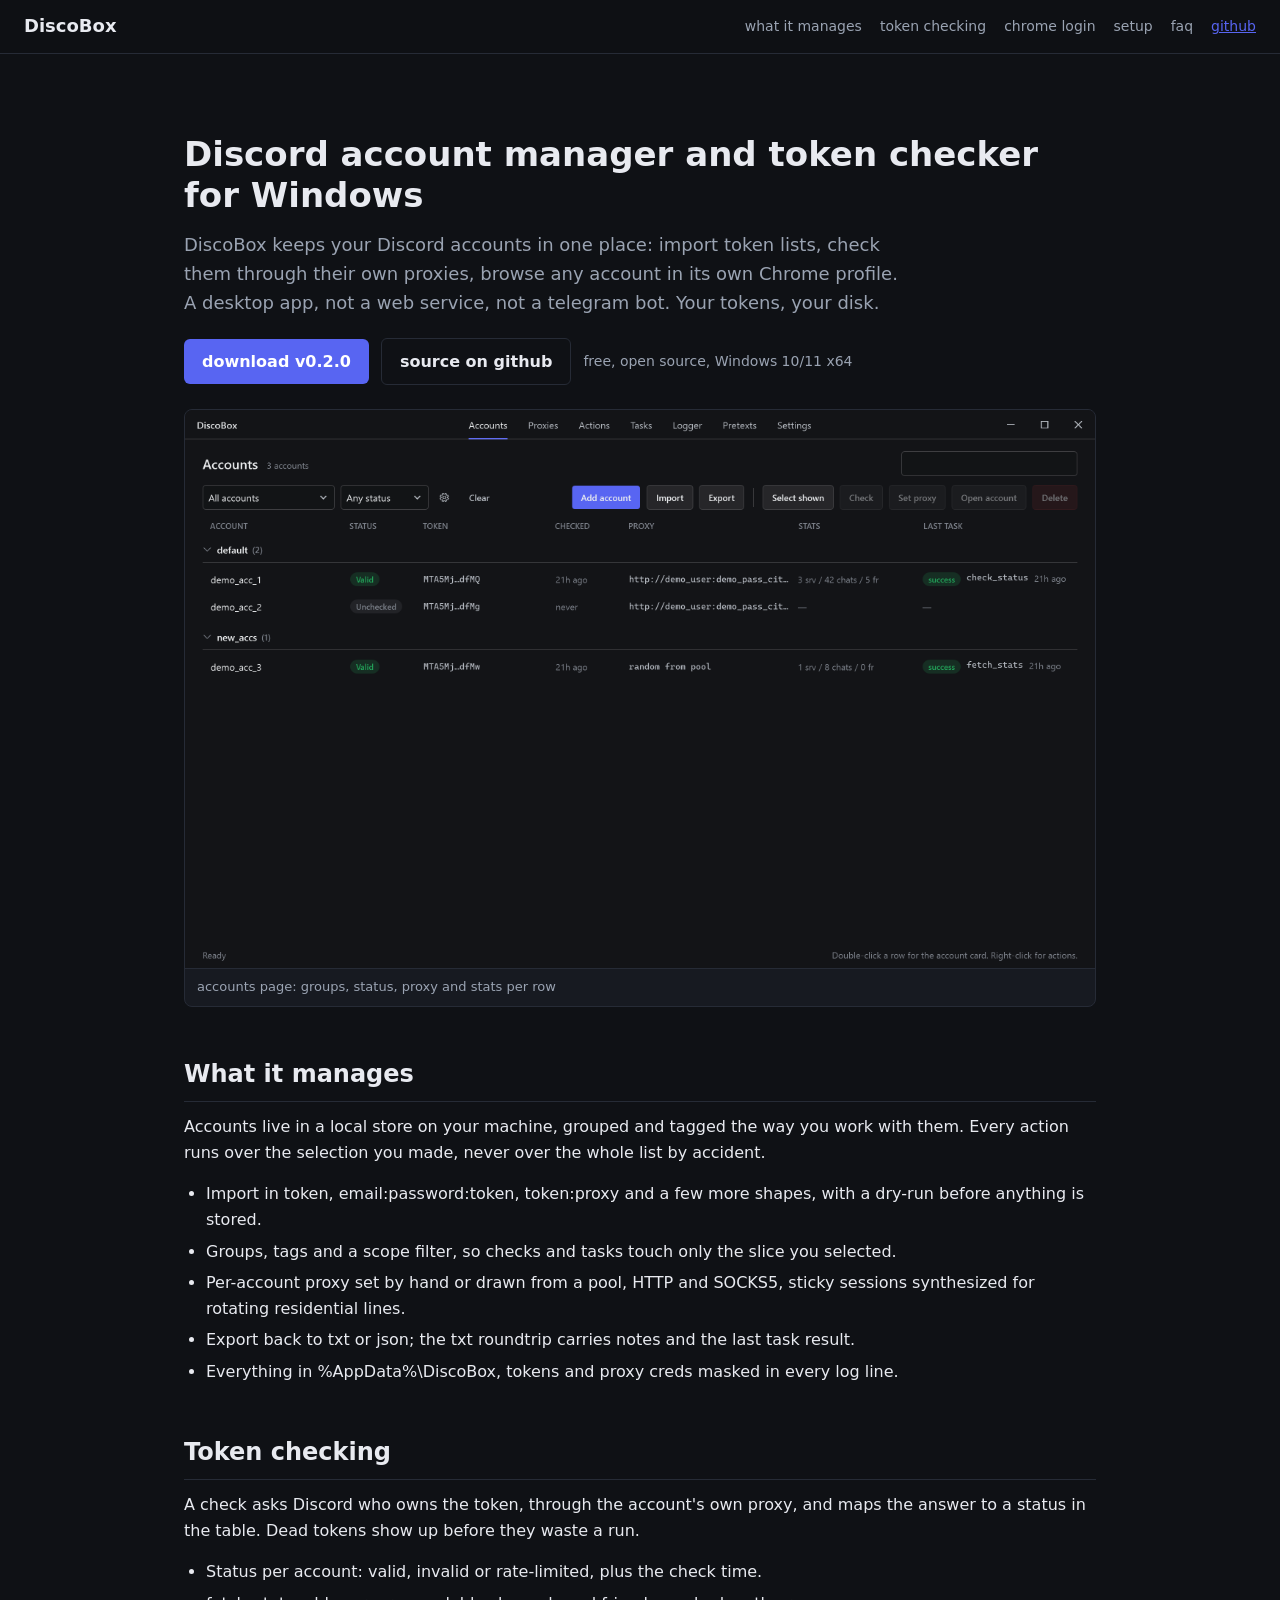
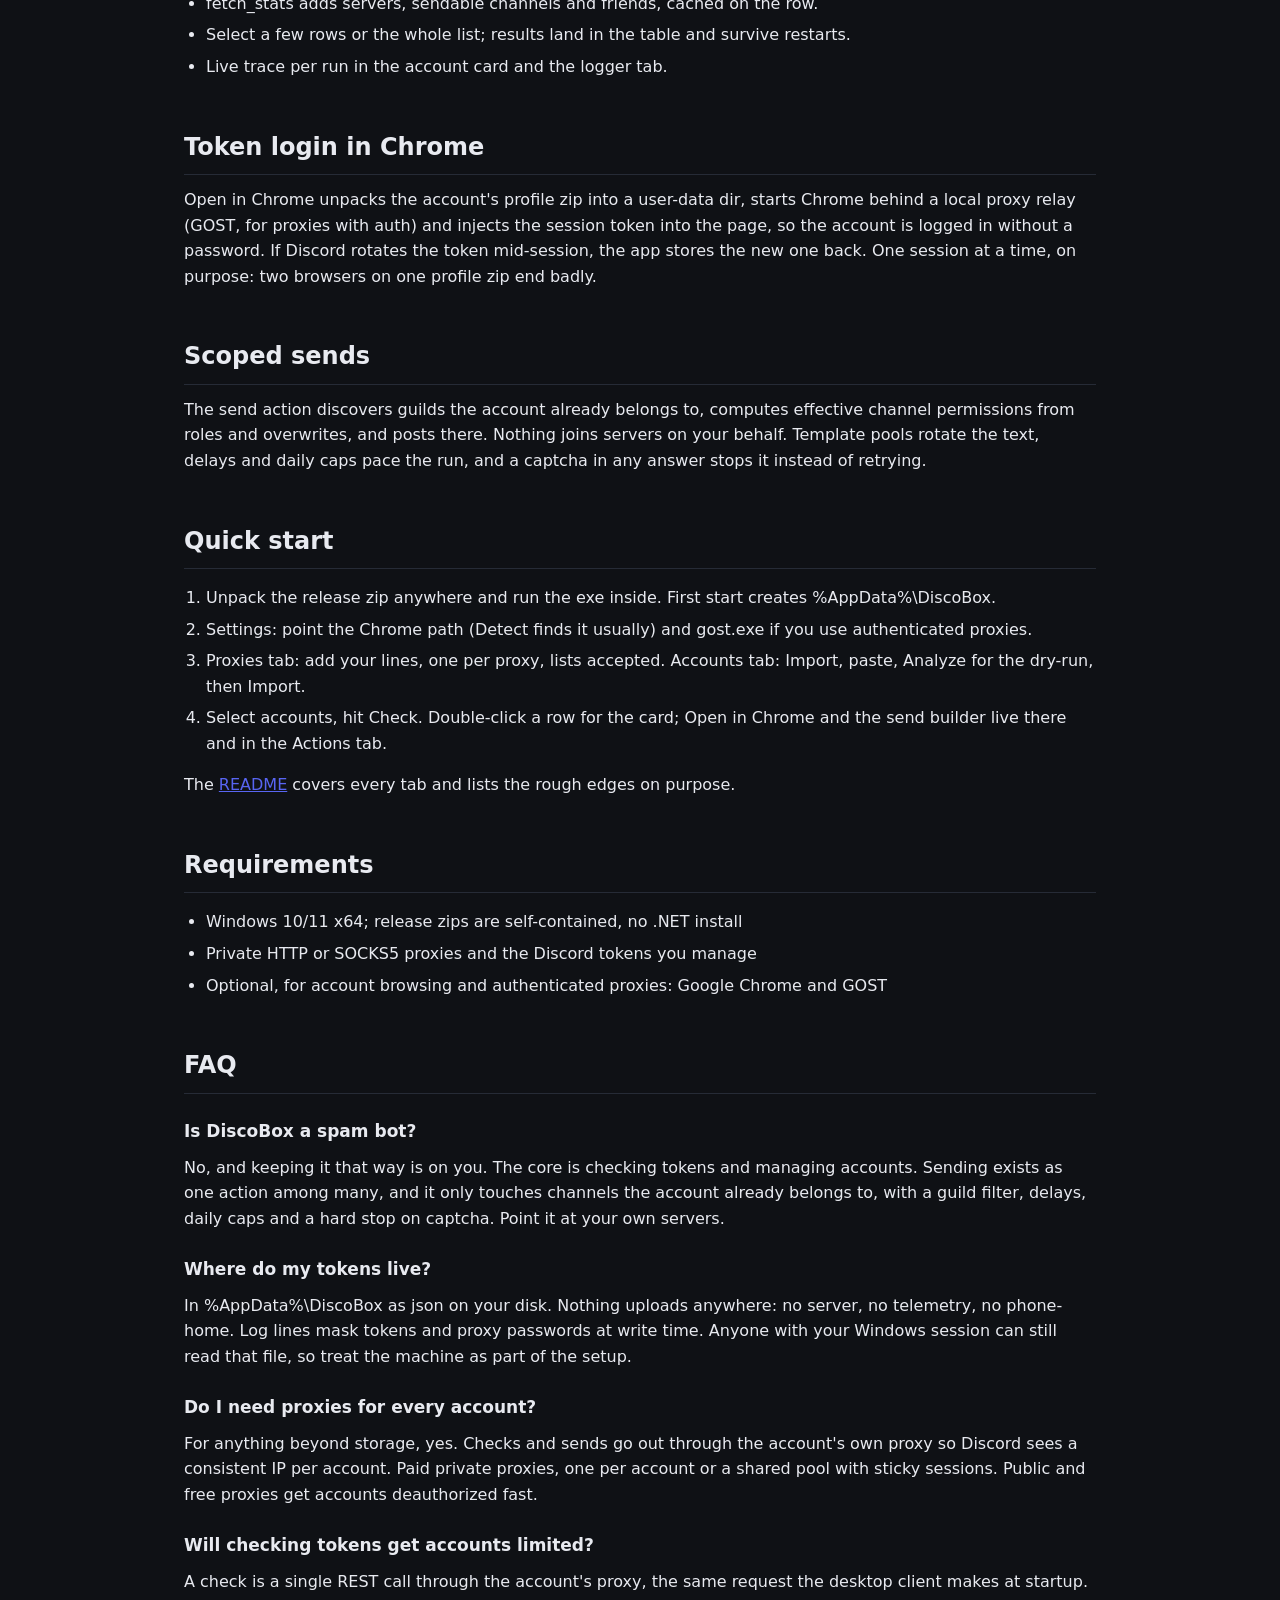
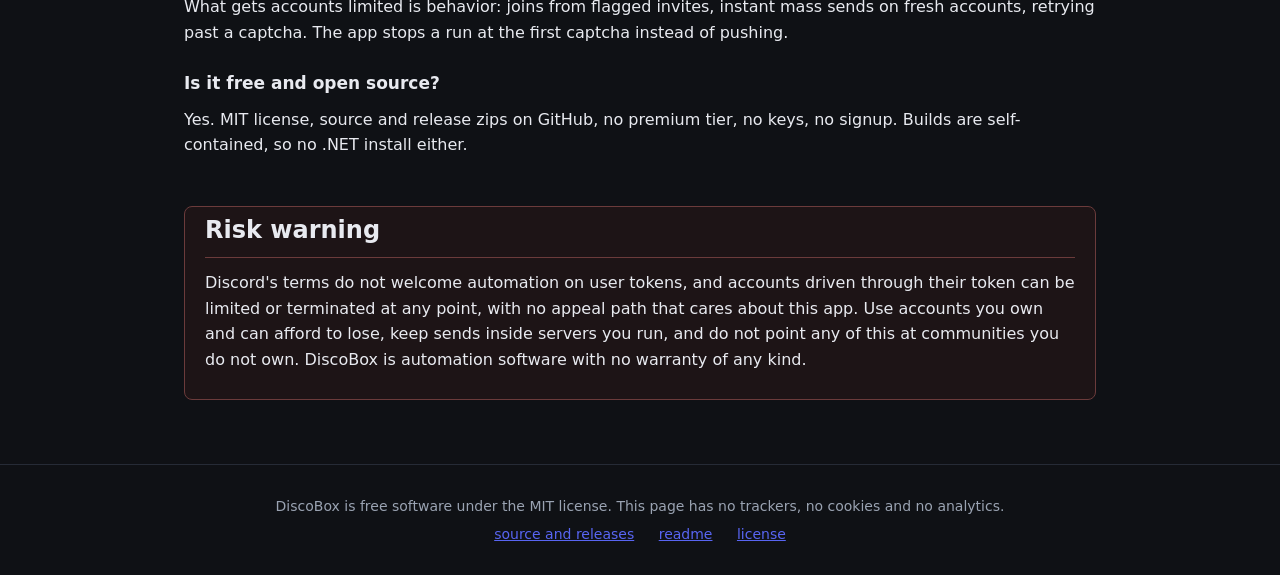
<file: index.html>
<!DOCTYPE html>
<html lang="en">
<head>
<meta charset="utf-8">
<meta name="viewport" content="width=device-width, initial-scale=1">
<title>DiscoBox: Discord account manager and token checker</title>
<meta name="description" content="DiscoBox is a Windows app to manage Discord accounts: bulk token checks through per-account proxies, groups and tags, Chrome token login, scoped sends.">
<link rel="canonical" href="https://d1sc0d3r.github.io/discord-account-manager/">
<meta property="og:type" content="website">
<meta property="og:url" content="https://d1sc0d3r.github.io/discord-account-manager/">
<meta property="og:title" content="DiscoBox: Discord account manager and token checker">
<meta property="og:description" content="Bulk token checks through per-account proxies, groups and tags, Chrome token login, scoped sends. Free and open source for Windows.">
<meta property="og:image" content="https://d1sc0d3r.github.io/discord-account-manager/img/accounts.png">
<meta property="og:image:width" content="2480">
<meta property="og:image:height" content="1520">
<meta name="twitter:card" content="summary_large_image">
<meta name="twitter:title" content="DiscoBox: Discord account manager and token checker">
<meta name="twitter:description" content="Bulk token checks through per-account proxies, groups and tags, Chrome token login, scoped sends. Free and open source for Windows.">
<meta name="twitter:image" content="https://d1sc0d3r.github.io/discord-account-manager/img/accounts.png">
<link rel="icon" type="image/svg+xml" href="favicon.svg">
<link rel="stylesheet" href="style.css">
<script type="application/ld+json">
{
  "@context": "https://schema.org",
  "@type": "SoftwareApplication",
  "name": "DiscoBox",
  "operatingSystem": "Windows 10, Windows 11",
  "applicationCategory": "UtilitiesApplication",
  "description": "Discord account manager and token checker for Windows. Bulk token checks through per-account proxies, groups and tags, Chrome token login, scoped channel sends.",
  "url": "https://d1sc0d3r.github.io/discord-account-manager/",
  "downloadUrl": "https://github.com/d1sc0d3r/discord-token-checker/releases/latest",
  "softwareVersion": "0.2.0",
  "license": "https://github.com/d1sc0d3r/discord-token-checker/blob/main/LICENSE",
  "keywords": "discord account manager, discord token checker, discord alt manager, discord token login, discord multi account tool, discord token checker github",
  "offers": { "@type": "Offer", "price": "0", "priceCurrency": "USD" },
  "author": { "@type": "Person", "name": "d1sc0d3r", "url": "https://github.com/d1sc0d3r" }
}
</script>
<script type="application/ld+json">
{
  "@context": "https://schema.org",
  "@type": "FAQPage",
  "mainEntity": [
    {
      "@type": "Question",
      "name": "Is DiscoBox a spam bot?",
      "acceptedAnswer": { "@type": "Answer", "text": "No, and keeping it that way is on you. The core is checking tokens and managing accounts. Sending exists as one action among many, and it only touches channels the account already belongs to, with a guild filter, delays, daily caps and a hard stop on captcha. Point it at your own servers." }
    },
    {
      "@type": "Question",
      "name": "Where do my tokens live?",
      "acceptedAnswer": { "@type": "Answer", "text": "In %AppData%\DiscoBox as json on your disk. Nothing uploads anywhere: no server, no telemetry, no phone-home. Log lines mask tokens and proxy passwords at write time. Anyone with your Windows session can still read that file, so treat the machine as part of the setup." }
    },
    {
      "@type": "Question",
      "name": "Do I need proxies for every account?",
      "acceptedAnswer": { "@type": "Answer", "text": "For anything beyond storage, yes. Checks and sends go out through the account's own proxy so Discord sees a consistent IP per account. Paid private proxies, one per account or a shared pool with sticky sessions. Public and free proxies get accounts deauthorized fast." }
    },
    {
      "@type": "Question",
      "name": "Will checking tokens get accounts limited?",
      "acceptedAnswer": { "@type": "Answer", "text": "A check is a single REST call through the account's proxy, the same request the desktop client makes at startup. What gets accounts limited is behavior: joins from flagged invites, instant mass sends on fresh accounts, retrying past a captcha. The app stops a run at the first captcha instead of pushing." }
    },
    {
      "@type": "Question",
      "name": "Is it free and open source?",
      "acceptedAnswer": { "@type": "Answer", "text": "Yes. MIT license, source and release zips on GitHub, no premium tier, no keys, no signup. Builds are self-contained, so no .NET install either." }
    }
  ]
}
</script>
</head>
<body>

<header class="top">
  <a class="logo" href="/">DiscoBox</a>
  <nav>
    <a href="#manage">what it manages</a>
    <a href="#check">token checking</a>
    <a href="#chrome">chrome login</a>
    <a href="#setup">setup</a>
    <a href="#faq">faq</a>
    <a class="gh" href="https://github.com/d1sc0d3r/discord-token-checker">github</a>
  </nav>
</header>

<main>

<section class="hero">
  <h1>Discord account manager and token checker for Windows</h1>
  <p class="lead">DiscoBox keeps your Discord accounts in one place: import
  token lists, check them through their own proxies, browse any account in
  its own Chrome profile. A desktop app, not a web service, not a telegram
  bot. Your tokens, your disk.</p>
  <p class="cta">
    <a class="btn" href="https://github.com/d1sc0d3r/discord-token-checker/releases/latest">download v0.2.0</a>
    <a class="btn ghost" href="https://github.com/d1sc0d3r/discord-token-checker">source on github</a>
    <span class="note">free, open source, Windows 10/11 x64</span>
  </p>
  <figure>
    <img src="img/accounts.png" width="2480" height="1520" alt="DiscoBox accounts page with grouped Discord accounts, status, proxy and stats per row">
    <figcaption>accounts page: groups, status, proxy and stats per row</figcaption>
  </figure>
</section>

<section id="manage">
  <h2>What it manages</h2>
  <p>Accounts live in a local store on your machine, grouped and tagged the
  way you work with them. Every action runs over the selection you made,
  never over the whole list by accident.</p>
  <ul>
    <li>Import in token, email:password:token, token:proxy and a few more shapes, with a dry-run before anything is stored.</li>
    <li>Groups, tags and a scope filter, so checks and tasks touch only the slice you selected.</li>
    <li>Per-account proxy set by hand or drawn from a pool, HTTP and SOCKS5, sticky sessions synthesized for rotating residential lines.</li>
    <li>Export back to txt or json; the txt roundtrip carries notes and the last task result.</li>
    <li>Everything in %AppData%\DiscoBox, tokens and proxy creds masked in every log line.</li>
  </ul>
</section>

<section id="check">
  <h2>Token checking</h2>
  <p>A check asks Discord who owns the token, through the account's own
  proxy, and maps the answer to a status in the table. Dead tokens show up
  before they waste a run.</p>
  <ul>
    <li>Status per account: valid, invalid or rate-limited, plus the check time.</li>
    <li>fetch_stats adds servers, sendable channels and friends, cached on the row.</li>
    <li>Select a few rows or the whole list; results land in the table and survive restarts.</li>
    <li>Live trace per run in the account card and the logger tab.</li>
  </ul>
</section>

<section id="chrome">
  <h2>Token login in Chrome</h2>
  <p>Open in Chrome unpacks the account's profile zip into a user-data dir,
  starts Chrome behind a local proxy relay (GOST, for proxies with auth) and
  injects the session token into the page, so the account is logged in
  without a password. If Discord rotates the token mid-session, the app
  stores the new one back. One session at a time, on purpose: two browsers
  on one profile zip end badly.</p>
</section>

<section id="send">
  <h2>Scoped sends</h2>
  <p>The send action discovers guilds the account already belongs to,
  computes effective channel permissions from roles and overwrites, and
  posts there. Nothing joins servers on your behalf. Template pools rotate
  the text, delays and daily caps pace the run, and a captcha in any answer
  stops it instead of retrying.</p>
</section>

<section id="setup">
  <h2>Quick start</h2>
  <ol>
    <li>Unpack the release zip anywhere and run the exe inside. First start creates %AppData%\DiscoBox.</li>
    <li>Settings: point the Chrome path (Detect finds it usually) and gost.exe if you use authenticated proxies.</li>
    <li>Proxies tab: add your lines, one per proxy, lists accepted. Accounts tab: Import, paste, Analyze for the dry-run, then Import.</li>
    <li>Select accounts, hit Check. Double-click a row for the card; Open in Chrome and the send builder live there and in the Actions tab.</li>
  </ol>
  <p>The <a href="https://github.com/d1sc0d3r/discord-token-checker#readme">README</a>
  covers every tab and lists the rough edges on purpose.</p>
</section>

<section id="requirements">
  <h2>Requirements</h2>
  <ul>
    <li>Windows 10/11 x64; release zips are self-contained, no .NET install</li>
    <li>Private HTTP or SOCKS5 proxies and the Discord tokens you manage</li>
    <li>Optional, for account browsing and authenticated proxies: Google Chrome and GOST</li>
  </ul>
</section>

<section id="faq">
  <h2>FAQ</h2>

  <h3>Is DiscoBox a spam bot?</h3>
  <p>No, and keeping it that way is on you. The core is checking tokens and
  managing accounts. Sending exists as one action among many, and it only
  touches channels the account already belongs to, with a guild filter,
  delays, daily caps and a hard stop on captcha. Point it at your own
  servers.</p>

  <h3>Where do my tokens live?</h3>
  <p>In %AppData%\DiscoBox as json on your disk. Nothing uploads anywhere:
  no server, no telemetry, no phone-home. Log lines mask tokens and proxy
  passwords at write time. Anyone with your Windows session can still read
  that file, so treat the machine as part of the setup.</p>

  <h3>Do I need proxies for every account?</h3>
  <p>For anything beyond storage, yes. Checks and sends go out through the
  account's own proxy so Discord sees a consistent IP per account. Paid
  private proxies, one per account or a shared pool with sticky sessions.
  Public and free proxies get accounts deauthorized fast.</p>

  <h3>Will checking tokens get accounts limited?</h3>
  <p>A check is a single REST call through the account's proxy, the same
  request the desktop client makes at startup. What gets accounts limited
  is behavior: joins from flagged invites, instant mass sends on fresh
  accounts, retrying past a captcha. The app stops a run at the first
  captcha instead of pushing.</p>

  <h3>Is it free and open source?</h3>
  <p>Yes. MIT license, source and release zips on GitHub, no premium tier,
  no keys, no signup. Builds are self-contained, so no .NET install
  either.</p>
</section>

<section id="risk" class="warn">
  <h2>Risk warning</h2>
  <p>Discord's terms do not welcome automation on user tokens, and accounts
  driven through their token can be limited or terminated at any point,
  with no appeal path that cares about this app. Use accounts you own and
  can afford to lose, keep sends inside servers you run, and do not point
  any of this at communities you do not own. DiscoBox is automation
  software with no warranty of any kind.</p>
</section>

</main>

<footer>
  <p>DiscoBox is free software under the MIT license. This page has no
  trackers, no cookies and no analytics.</p>
  <p>
    <a href="https://github.com/d1sc0d3r/discord-token-checker">source and releases</a>
    <a href="https://github.com/d1sc0d3r/discord-token-checker#readme">readme</a>
    <a href="https://github.com/d1sc0d3r/discord-account-manager/blob/main/LICENSE">license</a>
  </p>
</footer>

</body>
</html>
</file>
<file: style.css>
:root {
  --bg: #0f1115;
  --panel: #171a21;
  --line: #262b36;
  --text: #e8eaf0;
  --muted: #9aa3b2;
  --accent: #5865f2;
}

* { box-sizing: border-box; }

html { scroll-behavior: smooth; }

body {
  margin: 0;
  background: var(--bg);
  color: var(--text);
  font: 16px/1.6 "Segoe UI", system-ui, -apple-system, sans-serif;
}

header.top {
  position: sticky;
  top: 0;
  z-index: 5;
  display: flex;
  align-items: center;
  gap: 24px;
  padding: 12px 24px;
  background: rgba(15, 17, 21, 0.92);
  border-bottom: 1px solid var(--line);
  backdrop-filter: blur(6px);
}

header.top .logo {
  font-weight: 700;
  font-size: 18px;
  color: var(--text);
  text-decoration: none;
}

header.top nav {
  display: flex;
  gap: 18px;
  flex-wrap: wrap;
  margin-left: auto;
}

header.top nav a {
  color: var(--muted);
  text-decoration: none;
  font-size: 14px;
}

header.top nav a:hover { color: var(--text); }

header.top nav a.gh { color: var(--accent); text-decoration: underline; }

main {
  max-width: 960px;
  margin: 0 auto;
  padding: 32px 24px 64px;
}

section { margin-top: 48px; }

h1 {
  font-size: 34px;
  line-height: 1.2;
  margin: 0 0 16px;
}

h2 {
  font-size: 24px;
  margin: 0 0 12px;
  padding-bottom: 8px;
  border-bottom: 1px solid var(--line);
}

h3 { font-size: 17px; margin: 24px 0 8px; }

p { margin: 10px 0; }

.lead {
  font-size: 18px;
  color: var(--muted);
  max-width: 720px;
}

.cta { display: flex; align-items: center; gap: 12px; flex-wrap: wrap; margin: 20px 0; }

.btn {
  display: inline-block;
  padding: 10px 18px;
  border-radius: 6px;
  background: var(--accent);
  color: #fff;
  text-decoration: none;
  font-weight: 600;
}

.btn.ghost {
  background: transparent;
  color: var(--text);
  border: 1px solid var(--line);
}

.btn:hover { filter: brightness(1.1); }

.note { color: var(--muted); font-size: 14px; }

figure {
  margin: 24px 0 0;
  border: 1px solid var(--line);
  border-radius: 8px;
  overflow: hidden;
  background: var(--panel);
}

figure img { display: block; width: 100%; height: auto; }

figcaption {
  padding: 8px 12px;
  color: var(--muted);
  font-size: 13px;
  border-top: 1px solid var(--line);
}

ul, ol { padding-left: 22px; }

li { margin: 6px 0; }

a { color: var(--accent); text-decoration: underline; }

section.warn {
  border: 1px solid #6b3b3b;
  background: #1d1416;
  border-radius: 8px;
  padding: 4px 20px 16px;
}

section.warn h2 { border-bottom-color: #6b3b3b; }

footer {
  border-top: 1px solid var(--line);
  padding: 24px;
  color: var(--muted);
  font-size: 14px;
  text-align: center;
}

footer p { margin: 6px 0; }

footer a { margin: 0 10px; }

code {
  background: var(--panel);
  border: 1px solid var(--line);
  border-radius: 4px;
  padding: 1px 6px;
  font-size: 14px;
}
</file>
